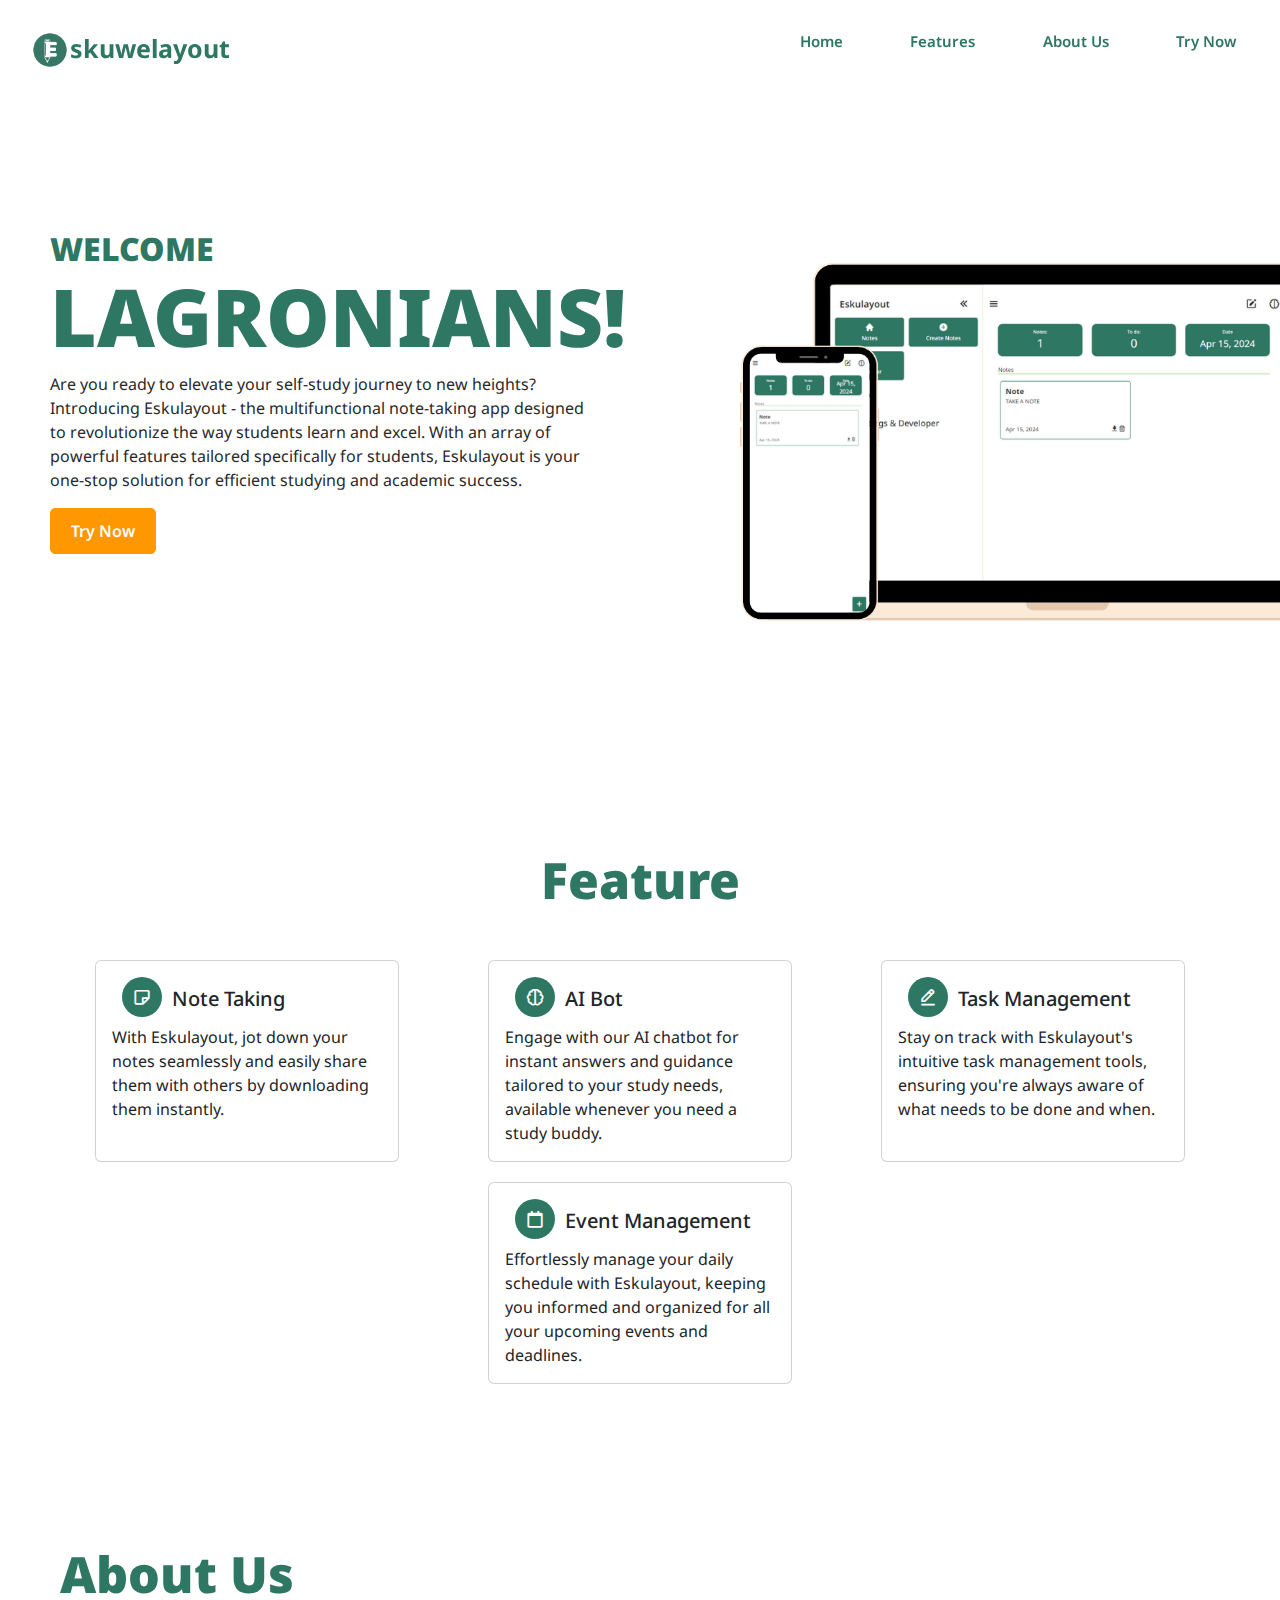
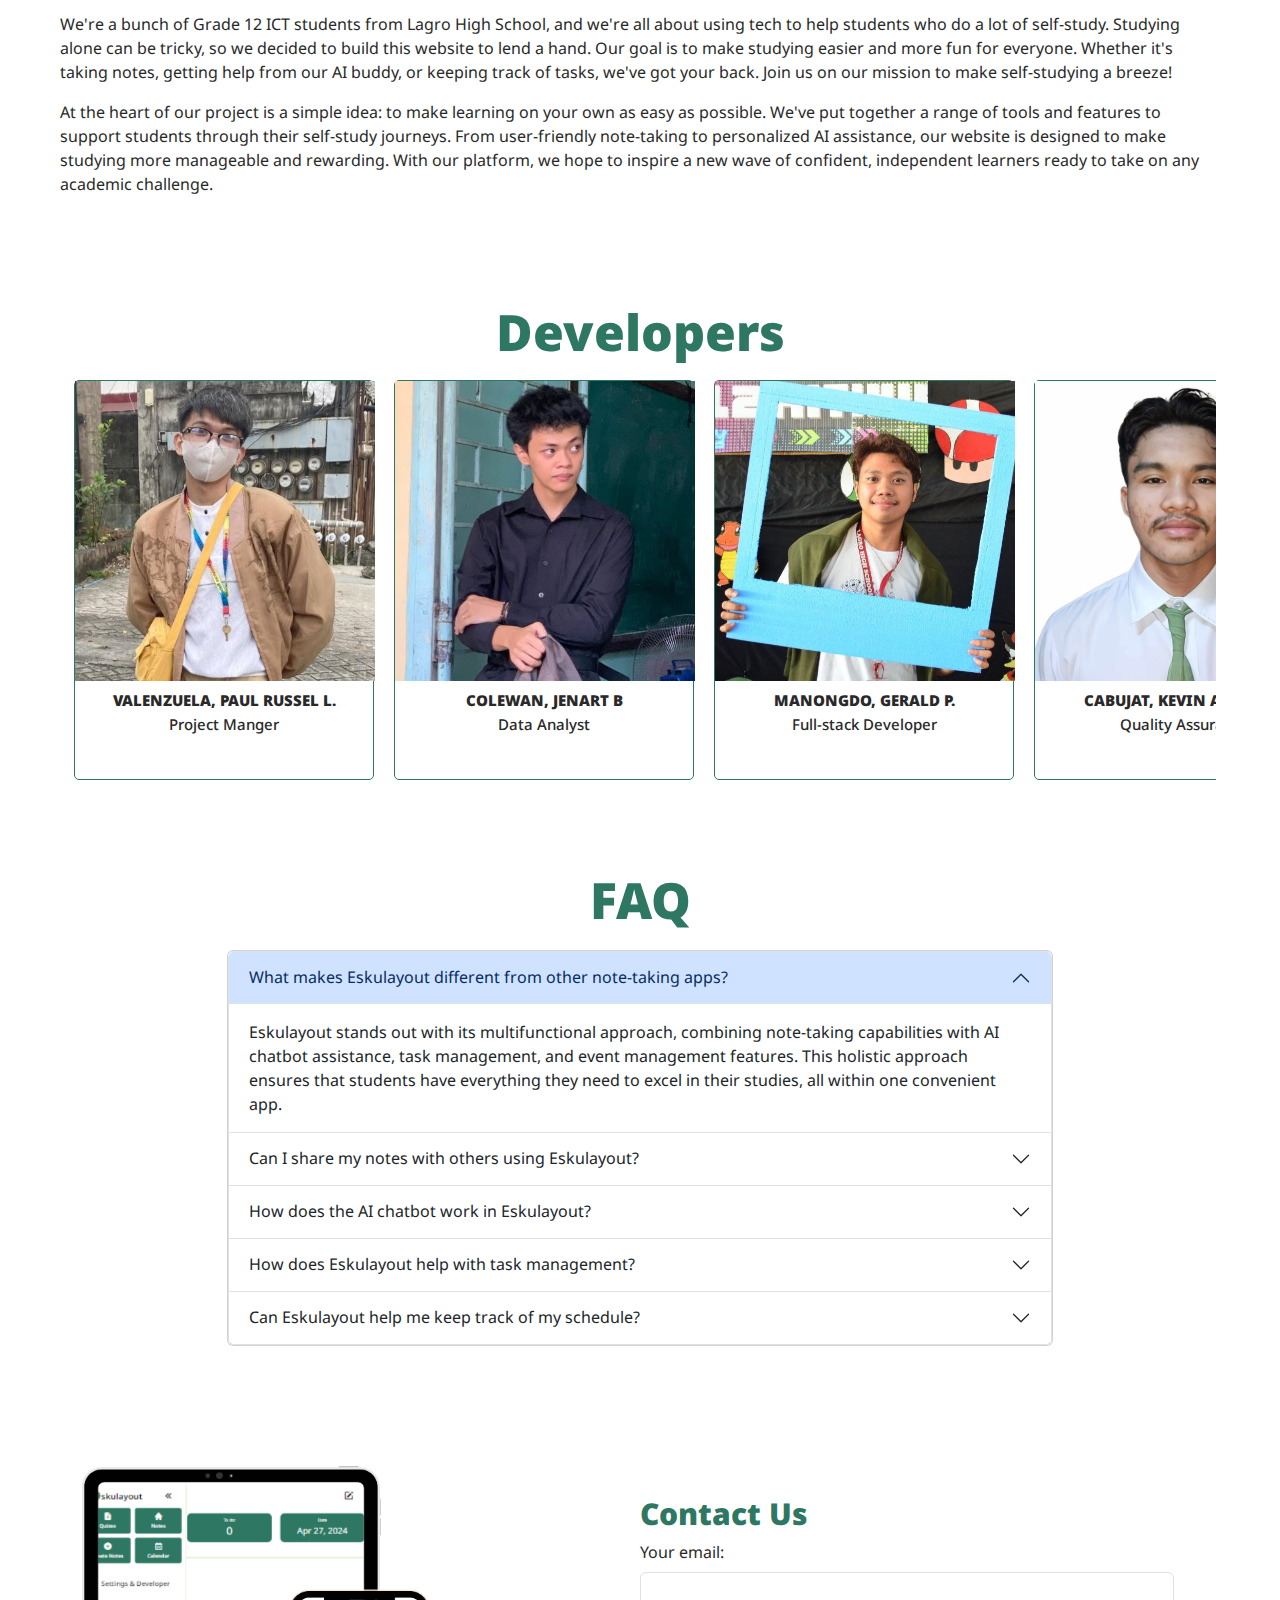
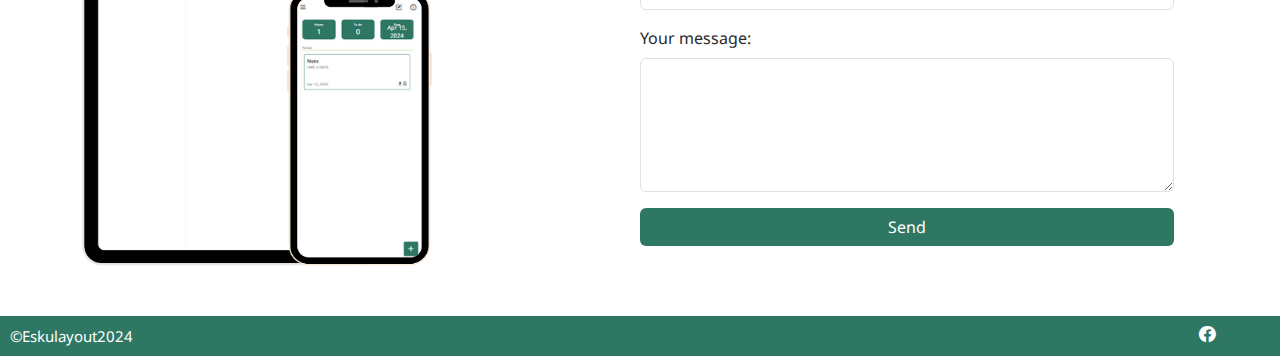
<file: index.html>
<!DOCTYPE html>
<html lang="en">
<head>
    <meta charset="UTF-8">
    <meta name="viewport" content="width=device-width, initial-scale=1.0">
    <link rel="preconnect" href="https://fonts.googleapis.com">
    <link rel="preconnect" href="https://fonts.gstatic.com" crossorigin>
    <link href="https://fonts.googleapis.com/css2?family=Cormorant+Garamond:wght@300;400;500;600;700&family=Noto+Sans:wdth,wght@62.5..100,100..900&display=swap" rel="stylesheet">
    <link href='https://unpkg.com/boxicons@2.1.4/css/boxicons.min.css' rel='stylesheet'>
    <link href="https://cdn.jsdelivr.net/npm/bootstrap@5.3.3/dist/css/bootstrap.min.css" rel="stylesheet" integrity="sha384-QWTKZyjpPEjISv5WaRU9OFeRpok6YctnYmDr5pNlyT2bRjXh0JMhjY6hW+ALEwIH" crossorigin="anonymous">
    <script src="https://cdn.jsdelivr.net/npm/bootstrap@5.3.3/dist/js/bootstrap.bundle.min.js" integrity="sha384-YvpcrYf0tY3lHB60NNkmXc5s9fDVZLESaAA55NDzOxhy9GkcIdslK1eN7N6jIeHz" crossorigin="anonymous"></script>
    <link rel="icon" href="image/5.png" type="image/x-icon">
    <link rel="stylesheet" href="style.css">
    <title>Eskuwelayout | Home</title>
</head>
<body>
    <nav id="navbar">
        <span><img src="image/5.png" alt="" srcset="">skuwelayout</span>
        <ul class="navbar-links">
            <li><a href="#home">Home</a></li>
            <li><a href="#Feature">Features</a> </li>
            <li><a href="#About">About Us</a> </li>
            <li><a href="note.html">Try Now</a></li>
        </ul>
    </nav>
    <header>
        <div class="headerText" id="home">
          <h2>WELCOME</h2>
            <h1>LAGRONIANS!</h1>
            <p>Are you ready to elevate your self-study journey to new heights? Introducing Eskulayout - the multifunctional note-taking app designed to revolutionize the way students learn and excel. With an array of powerful features tailored specifically for students, Eskulayout is your one-stop solution for efficient studying and academic success.</p>
            <button type="button" onclick="window.location.href='note.html'">Try Now</button>
        </div>
        <div class="headerImage"><img src="image/Eskulayout.png" alt=""></div>
    </header>

    <section id="Feature">
        <h1>Feature</h1>
        <div class="feature">
            <div class="card" style="width: 19rem;">
                <div class="card-body">
                    <h5 class="card-title"><i class='bx bx-note' ></i>Note Taking</h5>
                     <p class="card-text">With Eskulayout, jot down your notes seamlessly and easily share them with others by downloading them instantly.</p>
                </div>
            </div>
            <div class="card" style="width: 19rem;">
                <div class="card-body">
                    <h5 class="card-title"><i class='bx bx-brain'></i>AI Bot</h5>
                     <p class="card-text">Engage with our AI chatbot for instant answers and guidance tailored to your study needs, available whenever you need a study buddy.</p>
                </div>
            </div>
            <div class="card" style="width: 19rem;">
                <div class="card-body">
                    <h5 class="card-title"><i class='bx bx-edit-alt' ></i>Task Management</h5>
                     <p class="card-text">Stay on track with Eskulayout's intuitive task management tools, ensuring you're always aware of what needs to be done and when.</p>
                </div>
            </div>
            <div class="card" style="width: 19rem;">
                <div class="card-body">
                    <h5 class="card-title"><i class='bx bx-calendar-alt'></i>Event Management</h5>
                     <p class="card-text"> Effortlessly manage your daily schedule with Eskulayout, keeping you informed and organized for all your upcoming events and deadlines.</p>
                </div>
            </div>
        </div>
    </section>
    <section class="About" id="About">
      <h1>About Us</h1>
      <p>We're a bunch of Grade 12 ICT students from Lagro High School, and we're all about using tech to help students who do a lot of self-study. Studying alone can be tricky, so we decided to build this website to lend a hand. Our goal is to make studying easier and more fun for everyone. Whether it's taking notes, getting help from our AI buddy, or keeping track of tasks, we've got your back. Join us on our mission to make self-studying a breeze!</p>
      <p>At the heart of our project is a simple idea: to make learning on your own as easy as possible. We've put together a range of tools and features to support students through their self-study journeys. From user-friendly note-taking to personalized AI assistance, our website is designed to make studying more manageable and rewarding. With our platform, we hope to inspire a new wave of confident, independent learners ready to take on any academic challenge.</p>
  </section>
  <section class="devs">
    <h1>Developers</h1>
      <div class="cardsContainer" >
        <div class="cardScroll">
            <div class="cardImage"  onclick="window.open('https://www.facebook.com/ruseel.valenzuela', '_blank')">
              <div class="image"><img src="image/paul.jpg" alt=""></div>
              <h5 class="name"><span>VALENZUELA, PAUL RUSSEL L.</span>
                  <p class="position"> Project Manger</p>
              </h5>
          </div>
          <div class="cardImage" onclick="window.open('https://www.facebook.com/jenart.colewan', '_blank')">
              <div class="image"><img src="image/jenart.jpg" alt=""></div>
              <h5 class="name"><span>COLEWAN, JENART B</span>
                  <p class="position">Data Analyst</p>
              </h5>
          </div>
          <div class="cardImage" onclick="window.open('https://www.facebook.com/confractus912', '_blank')">
              <div class="image"><img src="image/gerald.jpg" alt=""></div>
              <h5 class="name"><span>MANONGDO, GERALD P.</span>
                  <p class="position"> Full-stack Developer</p>
              </h5>
          </div>
          <div class="cardImage" onclick="window.open('https://www.facebook.com/profile.php?id=100085210471283', '_blank')">
              <div class="image"><img src="image/kevs.jpg" alt=""></div>
              <h5 class="name"><span>CABUJAT, KEVIN ANDRO L.</span>
                  <p class="position"> Quality Assurance</p>
              </h5>
          </div>
          <div class="cardImage" onclick="window.open('https://www.facebook.com/justin.terdy', '_blank')">
              <div class="image"><img src="image/terds.jpg" alt=""></div>
              <h5 class="name"><span>LOPEZ, JUSTIN TERDY G</span>
                  <p class="position"> UI/UX Designer</p>
              </h5>
          </div>
          <div class="cardImage" onclick="window.open('https://www.facebook.com/ginac.balajoro', '_blank')">
              <div class="image"><img src="image/gina.jpg" alt=""></div>
              <h5 class="name"><span>BAJARO, GINA C.</span>
                  <p class="position"> Adviser</p>
              </h5>
          </div>
          <div class="cardImage" onclick="window.open('https://www.facebook.com/zabala.chard', '_blank')">
              <div class="image"><img src="image/zababs.jpg" alt=""></div>
              <h5 class="name"><span>ZABALA, RICHARD</span>
                  <p class="position"> Adviser</p>
              </h5>
          </div>
        </div>
      </div>
  </section>

    <section>
        <h1>FAQ</h1>
              <div class="card FAQ" style="">
                <div class="accordion" id="accordionExample">
                    <div class="accordion-item">
                      <h2 class="accordion-header">
                        <button class="accordion-button" type="button" data-bs-toggle="collapse" data-bs-target="#collapseOne" aria-expanded="true" aria-controls="collapseOne">
                            What makes Eskulayout different from other note-taking apps?
                        </button>
                      </h2>
                      <div id="collapseOne" class="accordion-collapse collapse show" data-bs-parent="#accordionExample">
                        <div class="accordion-body">
                          Eskulayout stands out with its multifunctional approach, combining note-taking capabilities with AI chatbot assistance, task management, and event management features. This holistic approach ensures that students have everything they need to excel in their studies, all within one convenient app.
                        </div>
                      </div>
                    </div>
                    <div class="accordion-item">
                      <h2 class="accordion-header">
                        <button class="accordion-button collapsed" type="button" data-bs-toggle="collapse" data-bs-target="#collapseTwo" aria-expanded="false" aria-controls="collapseTwo">
                            Can I share my notes with others using Eskulayout?
                        </button>
                      </h2>
                      <div id="collapseTwo" class="accordion-collapse collapse" data-bs-parent="#accordionExample">
                        <div class="accordion-body">
                            Absolutely! Eskulayout allows you to easily share your notes by downloading them and sending them to others. Whether it's collaborating on group projects or simply helping out a classmate, sharing your notes has never been easier.  </div>
                      </div>
                    </div>
                    <div class="accordion-item">
                      <h2 class="accordion-header">
                        <button class="accordion-button collapsed" type="button" data-bs-toggle="collapse" data-bs-target="#collapseThree" aria-expanded="false" aria-controls="collapseThree">
                            How does the AI chatbot work in Eskulayout?
                        </button>
                      </h2>
                      <div id="collapseThree" class="accordion-collapse collapse" data-bs-parent="#accordionExample">
                        <div class="accordion-body">
                            Our AI chatbot provides instant assistance for all your study-related questions. Simply type in your query, and the chatbot will provide helpful answers, explanations, and personalized study tips. It's like having a knowledgeable study buddy available 24/7.
                        </div>
                      </div>
                    </div>
                    <div class="accordion-item">
                        <h2 class="accordion-header">
                          <button class="accordion-button collapsed" type="button" data-bs-toggle="collapse" data-bs-target="#collapseFour" aria-expanded="false" aria-controls="collapseThree">
                            How does Eskulayout help with task management?
                          </button>
                        </h2>
                        <div id="collapseFour" class="accordion-collapse collapse" data-bs-parent="#accordionExample">
                          <div class="accordion-body">
                            Eskulayout's task management tools help you stay organized and focused on your academic responsibilities. You can create, prioritize, and track tasks, ensuring that you never miss a deadline or forget an important study session again.
                          </div>
                        </div>
                      </div>
                      <div class="accordion-item">
                        <h2 class="accordion-header">
                          <button class="accordion-button collapsed" type="button" data-bs-toggle="collapse" data-bs-target="#collapseFive" aria-expanded="false" aria-controls="collapseThree">
                            Can Eskulayout help me keep track of my schedule?
                          </button>
                        </h2>
                        <div id="collapseFive" class="accordion-collapse collapse" data-bs-parent="#accordionExample">
                          <div class="accordion-body">
                            Yes, Eskulayout's event management feature allows you to stay on top of your schedule by providing a daily overview of your upcoming events and deadlines. From classes to study sessions to extracurricular activities, you'll always know what's on your agenda.
                          </div>
                        </div>
                      </div>
                  </div>
              </div>
            </div>
    </section>
    <section>
      <div class="container contactUs">
        <div class="row ">
          <div class="col-md-6">
            <img src="image/Eskulayout (2).png" alt=""  >
          </div>
          
          <div class="col-md-6">
            <div class="contact-form">
              <h2 class="text-left">Contact Us</h2>
              <form action="https://formspree.io/f/xkndkdeo" method="POST">
                <div class="mb-3">
                  <label for="email" class="form-label">Your email:</label>
                  <input type="email" class="form-control text-left" id="email" name="email" required> <!-- Added text-left class -->
                </div>
                <div class="mb-3">
                  <label for="message" class="form-label">Your message:</label>
                  <textarea class="form-control text-left" id="message" name="message" rows="5" required></textarea> <!-- Added text-left class -->
                </div>
                <button type="submit" class="btn col-md-12" >Send</button>
              </form>
            </div>
          </div>
        </div>
      </div>
      
    </section>
    
        
    <footer>
        <span>©Eskulayout2024</span>
        <ul>
            <li><a href=""><i class='bx bxl-facebook-circle' ></i></a></li>
        </ul>
    </footer>

    <script>

        //SCROLLING NAVIGATION
        window.addEventListener('scroll', function() {
          var navbar = document.getElementById('navbar');
          var scrollHeight = window.scrollY;

          if (scrollHeight > 80) { 
            navbar.classList.add('navbar-scrolled');
          } else {
            navbar.classList.remove('navbar-scrolled');
          }
        });
        function toggleMenu() {
            var navbarLinks = document.querySelector('.navbar-links');
            navbarLinks.classList.toggle('show-links');
        }
        //SCROLLING ANIMATION
        $(document).ready(function() {
          // Smooth scrolling when clicking on links
          $('a[href^="#"]').on('click', function(event) {
              var target = $($(this).attr('href'));

              if (target.length) {
                  event.preventDefault();
                  $('html, body').animate({
                      scrollTop: target.offset().top
                  }, 1000); // Adjust the duration as needed
              }
          });
        });


    </script>
</body>
</html>
</file>
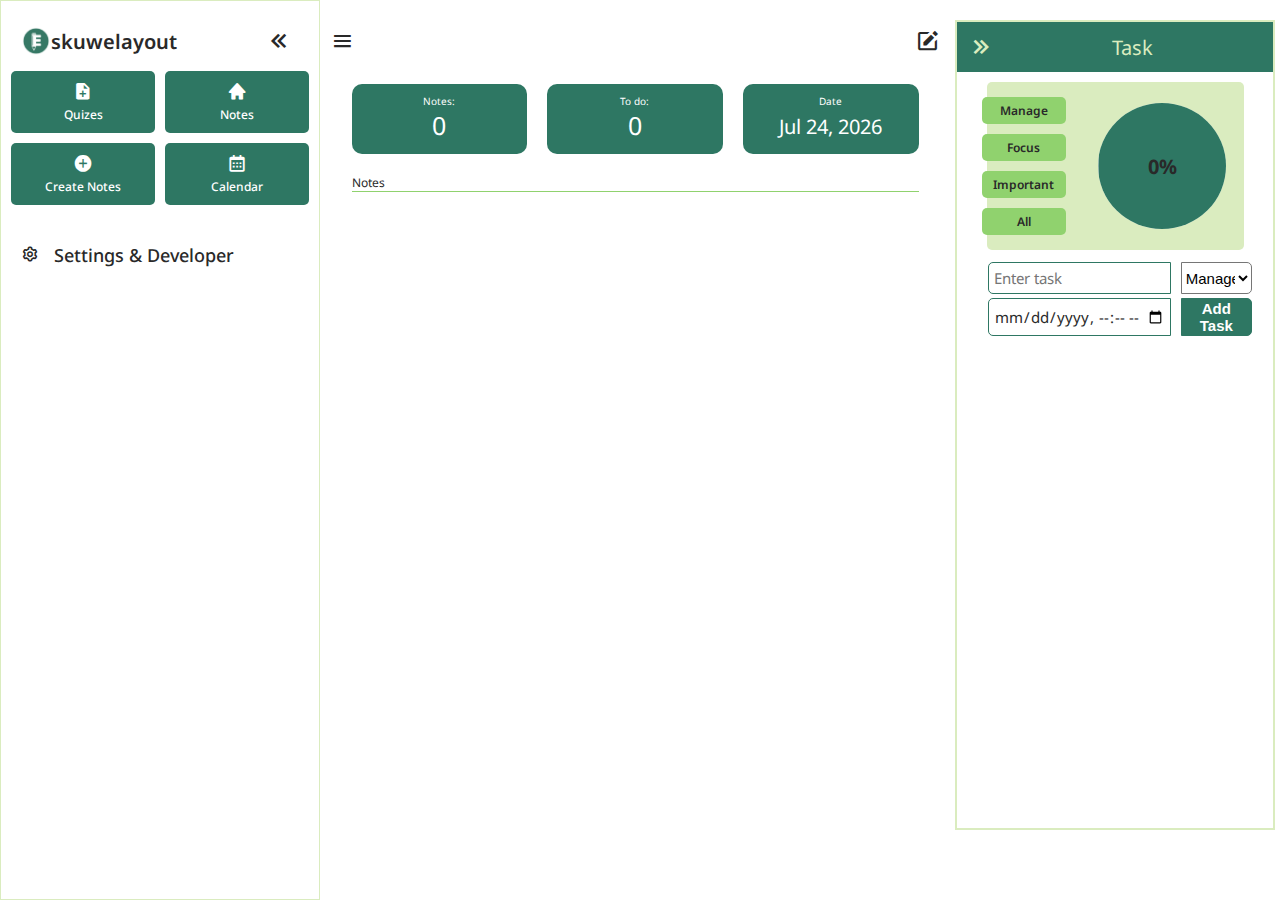
<file: note.html>
<!DOCTYPE html>
<html lang="en">
<head>
    <meta charset="UTF-8">
    <meta name="viewport" content="width=device-width, initial-scale=1.0">
    <link rel="preconnect" href="https://fonts.googleapis.com">
    <link rel="preconnect" href="https://fonts.gstatic.com" crossorigin>
    <link href="https://fonts.googleapis.com/css2?family=Cormorant+Garamond:wght@300;400;500;600;700&family=Noto+Sans:wdth,wght@62.5..100,100..900&display=swap" rel="stylesheet">
    <link href='https://unpkg.com/boxicons@2.1.4/css/boxicons.min.css' rel='stylesheet'>
    <link rel="stylesheet" href="note.css">
    <title>Eskuwelayout | Note</title>
</head>
<body>
    <nav class="navbar">
        <div class="navigationHeaderContainer">
            <div class="header">
                <span><a href="index.html"><img src="image/5.png" alt="" srcset="">skuwelayout</a></span>
                <i class='bx bx-chevrons-left' onclick="exitNavigationHeaderContainer()"></i>
            </div>
            <div class="navigationHeader">
                    <button onclick="showqQuizContainer()"><i class='bx bxs-file-plus'></i> Quizes</button>
                    <button onclick="showNotesContainer()"><i class='bx bxs-home'></i> Notes</button>
                    <button onclick="showNotes('','')"><i class='bx bxs-plus-circle'></i> Create Notes</button>
                    <button onclick="showCalendarContainer()"><i class='bx bx-calendar'></i>Calendar</button>
            </div>
        </div>
        <div class="navigationBodyContainer">
            <div class="navigationsNotesContainer">
                <ul id="navigationsNotesContainer">                    
                </ul>
            </div>
            <div class="navigationFooterContainer">
                <ul>
                    <li onclick="showSettings()"><i class='bx bx-cog'></i> Settings & Developer</li>
                    <!-- <li><i class='bx bx-trash'></i>Trash</li> -->
                </ul>
            </div>
        </div>
    </nav>
    <section class="mainbody">
        <div class="notesBodyContainer">
            <div class="bodyNavigation">
                <span class="leftSideNavigation" onclick="showNavigationHeaderContainer()"><i class='bx bx-menu'></i></span>
                <div class="rigthSideNavigation">
                    <span onclick="showTodoContainer()"><i class='bx bxs-edit'></i></span>
                    <!-- <span onclick="showAiChatNavigation()"><i class='bx bx-brain'></i></span> -->
                </div>
            </div>
            <div class="bodyStatistic">
                <div class="numberNotesContainer">
                    <span class="title">Notes:</span>
                    <span class="content" id="numberNotes">0</span>
                </div>
                <div class="numberNotesContainer">
                    <span class="title">To do:</span>
                    <span class="content" id="numberTodo">0</span>
                </div>
                <div class="numberNotesContainer">
                    <span class="title">Date</span>
                    <span class="content" id="numberDate"></span>
                </div>
            </div>
            <div class="titleContainer">Notes</div>
            <div class="mainNotesContainer" id="mainNotesContainer">
                
            </div>

            <div class="addingNotesButton" onclick="showNotes('','')"><i class='bx bx-plus'></i></div>
        </div>

        <div class="addingNotesBody">
            <div class="addingNotesNavigation">
                <span class="leftSideNavigation" id="addNotesExitButton"><i class='bx bx-chevrons-down'></i></span>
                <div class="rigthSideNavigation">
                    <span onclick="showTodoContainer()"><i class='bx bxs-edit'></i></span>
                    <span onclick="showAddQuiz()"><i class='bx bxs-file-plus'></i></span>
                    <!-- <span onclick="showAiChatNavigation()"><i class='bx bx-brain'></i></span> -->
                </div>
            </div>
            <div class="addingNotesContainer">
                <div class="noteTitle" id="addTitleNotes" contenteditable="true"></div>
                <div class="contentNote" id="addContentNotes" contenteditable="true"></div>
            </div>
        </div>
        

        <!--Calendar Container-->
        <section class="calendarSection">
            <div class="bodyNavigation">
                <span class="leftSideNavigation" onclick="showNavigationHeaderContainer()"><i class='bx bx-menu'></i></span>
                <div class="rigthSideNavigation">
                    <span onclick="showTodoContainer()"><i class='bx bxs-edit'></i></span>
                    <!-- <span onclick="showAiChatNavigation()"><i class='bx bx-brain'></i></span> -->
                </div>
            </div>
            <div class="calendarConatiner">
                <div class="calendarNavigation">
                    <button onclick="previousMonth()"><i class='bx bx-chevron-left'></i></button>
                    <span id="monthYear"></span>
                    <button onclick="nextMonth()"><i class='bx bx-chevron-right' ></i></button>
                </div>
    
                <div class="calendar">

                </div>
            </div>
            
            <div class="listEventContainer">
                <ul class="container" id="eventContainer">
                    <li>No events for today.</li>
                </ul>
            </div>
        </section>

        <!--Quiz Container-->
        <section class="quizSection">
            <div class="Quiz">
                <div class="quizContainer">
                    <div class="bodyNavigation">
                        <span class="leftSideNavigation" onclick="showNavigationHeaderContainer()"><i class='bx bx-menu'></i></span>
                        <div class="rigthSideNavigation">
                            <span onclick="showTodoContainer()"><i class='bx bxs-edit'></i></span>
                            <!-- <span onclick="showAiChatNavigation()"><i class='bx bx-brain'></i></span> -->
                        </div>
                    </div>
                </div>
                <h1 class="containerTitle">Quiz Time! <button class="addQuiz" onclick="showAddQuiz()">+</button></h1>
                <div class="playingQuizContainer">
                </div>
            </div>
            

            <div class="addingQuizBody">
                <div class="addingNotesNavigation">
                    <div class="leftside">
                         <span class="leftSideNavigation" onclick="showNavigationHeaderContainer()"><i class='bx bx-menu'></i></span>
                        <span><i class='bx bx-chevrons-left' onclick="exitQuiz()"></i></span>
                    </div>
                   
                    
                    <div class="rigthSideNavigation">
                        <span onclick="ShowAnswer()"><i class='bx bx-low-vision'></i></span>
                        <span onclick="showTodoContainer()"><i class='bx bxs-edit'></i></span>
                        <!-- <span onclick="showAiChatNavigation()"><i class='bx bx-brain'></i></span> -->
                    </div>
                </div>
    
                <div id="saved-quiz">
                </div>
                <div id="answer-quiz">
                </div>
            </div>
        </section>
    </section>

    <!--Add Quiz Container-->
    <aside class="addingQuizContainer">
        <div class="todoNavigation">
            <i class='bx bx-chevrons-right' onclick="exitAddQuiz()()"></i>
            <span class="todoLits">Create Quiz</span>
            <i></i>
        </div>
        <h1 class="quizTitles" contenteditable="true"></h1>
        <span class="subTitle" contenteditable="true"></span>
        <form id="quiz-form" action="">
            <div id="quiz-container">
                <div class="quizInput">
                    <div>
                        <label for="question">Question:</label>
                        <input type="text" class="question" required>
                    </div>
                    <div>
                        <label for="choice-a">Correct Answer:</label>
                        <input type="text" class="choice correct" required>
                    </div>
                    <div>
                        <label for="choice-b">Question Choice :</label>
                        <input type="text" class="choice" required>
                    </div>
                    <div>
                        <label for="choice-c">Question Choice :</label>
                        <input type="text" class="choice" required>
                    </div>
                    <div>
                        <label for="choice-d">Question Choice :</label>
                        <input type="text" class="choice" required>
                    </div>
                </div>
            </div>
            <div class="addQuizButton">
                <button onclick="addNewQuestion()">Add New Question</button>
                <button type="button" class="save">Save Quiz</button>
            </div>
        </form>
    </aside>

    <!--Task Container-->
    <aside class="todoContainer">
        <div class="todoNavigation">
            <i class='bx bx-chevrons-right' onclick="exitTodoContainer()"></i>
            <span class="todoLits">Task</span>
            <i></i>
        </div>
        <div class="topNavigation">
            <div class="rateListContainer">
                <button id="manageButton">Manage</button>
                <button id="focusButton">Focus</button>
                <button id="importantButton">Important</button>
                <button id="allButton">All</button>
            </div>
            <div class="progress-circle" id="progressCircle">
                <div class="progress-circle-inner" id="progressCircleInner"></div>
                <div class="progress-text" id="progressText">0%</div>
            </div>
        </div>
        <form id="todoForm">
            <input type="text" id="taskInput" placeholder="Enter task" required>
            <select id="categorySelect" required>
                <option value="manage">Manage</option>
                <option value="focus">Focus</option>
                <option value="important">Important</option>
            </select>
            <input type="datetime-local" id="deadlineInput">
            <div>
                
            </div>
            <button type="submit">Add Task</button>
        </form>
            
        <ul id="todoList"></ul>
    </aside>
    
    
    <!--AI Chat Container-->
    <aside class="aiChatContainer" >
        <div class="aiChatNavigation">
            <i class='bx bx-chevrons-right' onclick="exitAiChatNavigation()"></i>
            <span class="aiChatTitle">AI Chat</span>
            <i></i>
        </div>
        <div class="messageContainer">
            <ul class="chatbox">
                <li class="chat incoming">
                    <span><i class='bx bxs-ghost'></i></span>
                    <p>Hi there <br> how can i help you today?</p>
                </li>
                
            </ul>
        </div>
        <div class="chat-input">
            <textarea placeholder="Enter a message..." required></textarea>
            <span id="send-btn"><i class='bx bx-send' ></i></span>
        </div>
    </aside>





    <!--Settings Container-->
    <section class="settingContainer">
        <div class="mainSettings">
            <div class="navSettings">
                <ul>
                    <h1>About US</h1>
                    <!-- <h1>User Settings</h1>
                    <li onclick="showPersonal()">My Account</li>
                    <hr> -->
                    <a href="#aboutUs"><li onclick="showAboutUs()">Introduction</li></a>
                    <!-- <a href="#cardsContainer"><li onclick="showAboutUs()">Developer</li></a> -->
                    <a href="#contactUs"><li onclick="showAboutUs()">Contact Us</li></a>
                </ul>
            </div>
            <!-- <div class="settingContent UserSettings">
                <h1>Account Details</h1>
                <div class="profile">
                    <div class="dp"></div>
                    <ul>
                        <li>
                            <span>Name:</span>
                            <p>Gerald P. Manongdo</p>
                        </li>
                        <li>
                            <span>Section:</span>
                            <p>12-Ritchie</p>
                        </li>
                        <li>
                            <span>Age:</span>
                            <p>18 yrs old</p>
                        </li>
                        <li>
                            <span>Email:</span>
                            <p>ipoglang@depedqc.ph</p>
                        </li>
                        <li>
                            <span>Phone Number:</span>
                            <p>09996034433</p>
                        </li>
                    </ul>
                </div>
                <button>Delete Account</button>
                <button class="logout">Log Out</button>
            </div> -->
            <div class="settingContent aboutUs" >
                <h1 id="aboutUs">About Us</h1>
                <p>We're a bunch of Grade 12 ICT students from Lagro High School, and we're all about using tech to help students who do a lot of self-study. Studying alone can be tricky, so we decided to build this website to lend a hand. Our goal is to make studying easier and more fun for everyone. Whether it's taking notes, getting help from our AI buddy, or keeping track of tasks, we've got your back. Join us on our mission to make self-studying a breeze!</p>
                 <p>At the heart of our project is a simple idea: to make learning on your own as easy as possible. We've put together a range of tools and features to support students through their self-study journeys. From user-friendly note-taking to personalized AI assistance, our website is designed to make studying more manageable and rewarding. With our platform, we hope to inspire a new wave of confident, independent learners ready to take on any academic challenge.</p>               
                 <!-- <h1 id="cardsContainer">Developer</h1>
                <div class="cardsContainer" >
                    <div class="card">
                        <div class="image"><img src="image/gerald.png" alt=""></div>
                        <h5 class="name">Gerald P. Manongdo
                            <p class="position"> Developer</p>
                        </h5>
                    </div>
                    <div class="card">
                        <div class="image"><img src="image/gerald.png" alt=""></div>
                        <h5 class="name">Gerald P. Manongdo
                            <p class="position"> Developer</p>
                        </h5>
                    </div>
                    <div class="card">
                        <div class="image"><img src="image/gerald.png" alt=""></div>
                        <h5 class="name">Gerald P. Manongdo
                            <p class="position"> Developer</p>
                        </h5>
                    </div>
                    <div class="card">
                        <div class="image"><img src="image/gerald.png" alt=""></div>
                        <h5 class="name">Gerald P. Manongdo
                            <p class="position"> Developer</p>
                        </h5>
                    </div>
                    <div class="card">
                        <div class="image"><img src="image/gerald.png" alt=""></div>
                        <h5 class="name">Gerald P. Manongdo
                            <p class="position"> Developer</p>
                        </h5>
                    </div>
                    <div class="card">
                        <div class="image"><img src="image/gerald.png" alt=""></div>
                        <h5 class="name">Gerald P. Manongdo
                            <p class="position"> Developer</p>
                        </h5>
                    </div>
                    <div class="card">
                        <div class="image"><img src="image/gerald.png" alt=""></div>
                        <h5 class="name">Gerald P. Manongdo
                            <p class="position"> Developer</p>
                        </h5>
                    </div>
                </div> -->
                <h1 id="contactUs">Contact Us</h1>
                <div class="contactUs" >
                    <div>
                        <span class="logo"><i class='bx bxs-navigation' ></i></span>
                        <p>Locate us effortlessly with just a click of a button, ensuring you find our exact location without any hassle.</p>
                        <button onclick="window.open('https://maps.app.goo.gl/fywcZZHedUbtWp3P8', '_blank')">View on Google Maps</button>


                    </div>
                    <div>
                        <span class="logo"><i class='bx bxs-phone'></i></span>
                        <p>Simply click the button to copy our number, making it quick and easy to reach out to us.</p>
                        <button  onclick="copyPhoneNo()">Call Us</button>
                    </div>
                    <div>
                        <span class="logo"><i class='bx bxs-envelope'></i></span>
                        <p>Click the button to instantly copy our email address, simplifying the process of getting in touch with us.</p>
                        <button onclick="copyEmail()">Email Us</button>
                    </div>
                </div>
                <footer>
                    <ul>
                        <li>©2024 Eskulayout</li>
                        <li>
                            <a href="https://www.facebook.com/groups/834964029873999" target="_blank" rel="noopener noreferrer"><i class='bx bxl-facebook-circle'></i></a>
                        </li>
                    </ul>
                </footer>
            </div>

            <span class="exitSettings" onclick="closeSettings()"><i class='bx bx-x'></i></span>
        </div>
    </section>


    <script src="scirpt.js"></script>
    <script src="ai.js"></script>
    <script src="notes.js"></script>
    <script src="todo.js"></script>
    <script src="quiz.js"></script>
    <script src="index.js"></script>
    <!-- <script>
        function clearLocalStorage() {
            localStorage.clear();
        }
        clearLocalStorage();
    </script> -->
    
</body>
</html
</file>
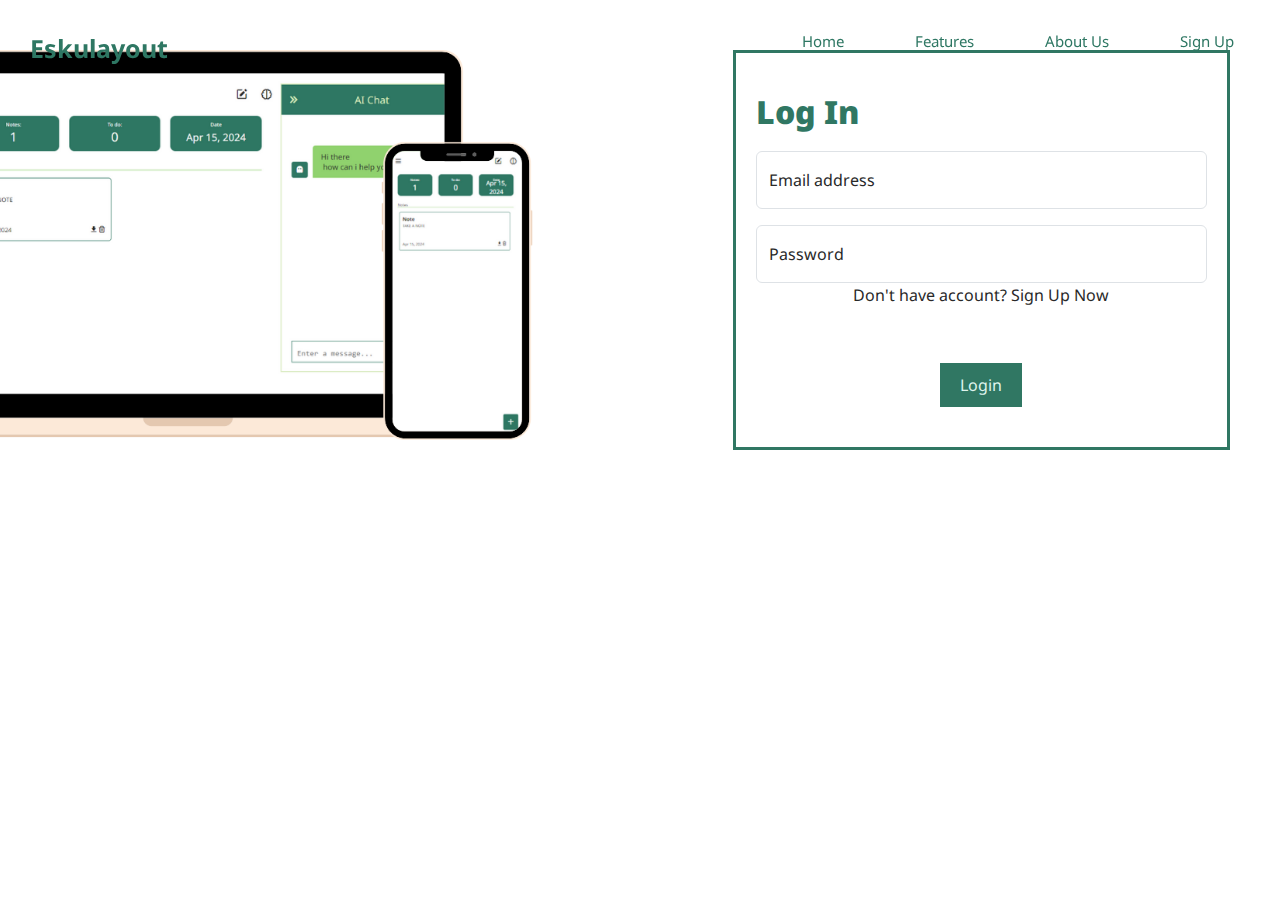
<file: register.html>
<!DOCTYPE html>
<html lang="en">
<head>
    <meta charset="UTF-8">
    <meta name="viewport" content="width=device-width, initial-scale=1.0">
    <link rel="preconnect" href="https://fonts.googleapis.com">
    <link rel="preconnect" href="https://fonts.gstatic.com" crossorigin>
    <link href="https://fonts.googleapis.com/css2?family=Cormorant+Garamond:wght@300;400;500;600;700&family=Noto+Sans:wdth,wght@62.5..100,100..900&display=swap" rel="stylesheet">
    <link href='https://unpkg.com/boxicons@2.1.4/css/boxicons.min.css' rel='stylesheet'>
    <link href="https://cdn.jsdelivr.net/npm/bootstrap@5.3.3/dist/css/bootstrap.min.css" rel="stylesheet" integrity="sha384-QWTKZyjpPEjISv5WaRU9OFeRpok6YctnYmDr5pNlyT2bRjXh0JMhjY6hW+ALEwIH" crossorigin="anonymous">
<script src="https://cdn.jsdelivr.net/npm/bootstrap@5.3.3/dist/js/bootstrap.bundle.min.js" integrity="sha384-YvpcrYf0tY3lHB60NNkmXc5s9fDVZLESaAA55NDzOxhy9GkcIdslK1eN7N6jIeHz" crossorigin="anonymous"></script>
    <link rel="stylesheet" href="style.css">
    <title>Eskulayout | Home</title>
</head>
<style>
    section{
        display: flex;
        justify-content: center;
    }
    .headerImage img{
    width: 100%;
    left: -200px;
}
.formContainer{
    border: 3px solid #307763;
    height: 400px;
    overflow: hidden;
    padding: 40px 20px;
    width: 70%;
    min-width: 300px;
    margin: auto;
}
form{
    height: 100%;
    overflow: auto;
    position: relative;
}
form.signup{
    display: none;
}
form h2{
    font-weight: 900;
    text-align: left;
    color: #307763;
    margin-bottom: 20px;

}
input{
    background-color: #DFF4ED;
}
span button{
    all: unset;
}
button {
    all: unset;
    background-color: #307763;
    padding: 10px 20px;
    color: #DFF4ED;
    position: absolute;
    bottom: 0;
    left: 50%;
    transform: translateX(-50%);
}

@media only screen and (max-width: 1150px) {
    .headerImage img{
        display: none;
    }
    section{
        display: block;
    }
}
</style>
<body>
    <nav>
        <span>Eskulayout</span>
        <button onclick="toggleMenu()"><i class='bx bx-menu' ></i></button>
        <ul class="navbar-links">
            <li>Home</li>
            <li>Features</li>
            <li>About Us</li>
            <li>Sign Up</li>
        </ul>
    </nav>

    <section>
        <div class="headerImage"><img src="image/Eskulayout (1).png" alt=""></div>
        <div class="formContainer">
            <form action="">
                <h2>Log In</h2>
                <div class="form-floating mb-3">
                    <input type="email" class="form-control" id="floatingInput" placeholder="name@example.com">
                    <label for="floatingInput">Email address</label>
                  </div>
                  <div class="form-floating">
                    <input type="password" class="form-control" id="floatingPassword" placeholder="Password">
                    <label for="floatingPassword">Password</label>
                  </div>
                  <span> Don't have account? <button onclick="showsignUP()">Sign Up Now</button> </span>
                  <button>Login</button>
            </form>
            
            <form action="" class="signup">
                <h2>Sign Up</h2>
                <div class="form-floating mb-3">
                    <input type="email" class="form-control" id="floatingInput" placeholder="name@example.com">
                    <label for="floatingInput">First Name</label>
                  </div>
                <div class="form-floating mb-3">
                    <input type="email" class="form-control" id="floatingInput" placeholder="name@example.com">
                    <label for="floatingInput">Last</label>
                  </div>
                  <div class="row">
                    <div class="col-md-6 mb-3">
                        <select class="form-select" id="validationDefault04" required>
                          <option selected disabled value="">Section</option>
                          <option>Ritchie</option>
                          <option>Babage</option>
                          <option>Rosume</option>
                          <option>Pixar</option>
                        </select>
                      </div>
                      <div class="col-md-6 ">
                        <select class="form-select " id="validationDefault04" required>
                          <option selected disabled value="">Sex</option>
                          <option>Male</option>
                          <option>Female</option>
                        </select>
                      </div>
                  </div>
                  
                <div class="form-floating mb-3">
                    <input type="email" class="form-control" id="floatingInput" placeholder="name@example.com">
                    <label for="floatingInput">Email address</label>
                  </div>
                  <div class="form-floating">
                    <input type="password" class="form-control" id="floatingPassword" placeholder="Password">
                    <label for="floatingPassword">Password</label>
                  </div>
                  <span> Don't have account? <button onclick="showsignUP()">Sign Up Now</button> </span>
                  <button>Login</button>
            </form>
        </div>

    </section>

    <script>
        function toggleMenu() {
            var navbarLinks = document.querySelector('.navbar-links');
            navbarLinks.classList.toggle('show-links');
        }
    </script>
</body>
</html>
</file>
<file: style.css>
html{
    scroll-behavior: smooth;
}
*{
    position: relative;
    text-decoration: none;
    list-style: none;
  
}
a{
all: unset;
cursor: pointer;
font-weight: 600;
}
body::-webkit-scrollbar {
    display: none;
}

:root{
    --title-font:'Cormorant Garamond', serif;
    --color-100:#ffffff;
    --color-200:#DAECBF;
    --color-300:#90D26E;
    --color-400:#2E7763;
    --color-500:#FF9700;
    --color-600:#292929;
}

::-webkit-scrollbar {
    width: 10px;
}

::-webkit-scrollbar-thumb {
    background-color: var(--color-400);
    border-radius: 1px;
}

::-webkit-scrollbar-track {
    background-color:var(--color-600);
}
body {
    margin: 0;
    padding: 0;
    color: var(--color-600);    
    font-family: "Noto Sans", sans-serif;
    display: flex;
    flex-wrap: wrap;
    transition: all 0.1s ease;
    background-color: var();

}
[contenteditable] {
    border: none; 
    outline: none; 
}
nav,div,header,section{
    width: 100%;
    
}
/*Navigation*/
nav{
    top: 20px;
    padding: 10px ;
    padding-top: 30px;
    display: flex;
    justify-content: space-between;
    color: var(--color-400);
    font-size: 15px;
    position: fixed;
    top: 0;
    z-index: 100;
}
.navbar-scrolled {
    padding-top: 20px;
    background-color: var(--color-400) !important;
    color: var(--color-100);
  }
nav span{
    font-weight: 700;
    padding-left: 20px;
    font-size: 25px;
    display: flex;
    text-align: center;

}
nav span img{
    height: 40px;
}
nav ul{
    display: flex;
    justify-content: space-around;
    width: 40%;
    padding-top: 10px;
    margin: 0;
    padding: 0;
}
nav button{
    all: unset;
    display: none;
    font-size: 30px;
}
nav ul li a:hover{
    color: var(--color-500);
}

/*Header*/

header{
    min-height: 80vh;
    top: 2rem;
    display: flex;
    flex-wrap: wrap;
    justify-content: center;
    align-items: center;
    margin-top: 50px;
}
header .headerText{
    top: -50px;
    width: 50%;
    margin: auto;
    padding: 50px;

}
header .headerText h2{
    font-weight: 900;
    margin: 0;
    padding: 0;
    color: var(--color-400);
}
header .headerImage{
    width: 50%;
    min-width: 300px;
    overflow: hidden;
}
header .headerImage img{
    width: 100%;
    left: 100px;
}
header h1{
    color: var(--color-400);
    font-weight: 900;
    font-size: 80px;
}
header button{
    all: unset;
    background-color:var(--color-500) ;
    padding: 10px 20px;
    border-radius: 5px;
    font-weight: 600;
    color: var(--color-100);
    border: 1px solid var(--color-500);
}
header button:hover {
    background-color:var(--color-100) ;
    color: var(--color-500);
}

/*Section*/
section{
    margin: 50px;
    text-align: center;
}
section h1{
    padding-top: 30px;
    color: var(--color-400);
    font-weight: 900;
    font-size: 50px;
}
section .feature{
    padding-top: 30px;
    display: flex;
    margin: 10px auto;
    justify-content: space-around;
    text-align: left;
    flex-wrap: wrap;
}
section .feature i{
 background-color: var(--color-400);
 padding: 10px;
 color: var(--color-100);
 border-radius: 50%;
 margin: 0 10px;
}
section .feature .card{
    margin: 10px 0;
}
/*FAQ*/
.accordion-body{
    text-align: left;
}
/*About Us*/
section.About{
    text-align: left;
    width: 100%;
    padding: 10px;
}
section.devs{
    margin: 0;
}
section.devs .cardsContainer{
 width: 90%;
 margin: auto;
 overflow: hidden;
}
section.devs .cardScroll{
    display: flex;
    width: 100%;
    overflow: auto;
}

section.devs .cardImage{
    margin: 10px;
    width: 300px;
    height: 400px;
    border: 1px solid var(--color-400);
    border-radius: 5px;
    cursor: pointer;
}
section.devs .cardImage:hover{
    background-color: var(--color-400);
    color: var(--color-100);
}
section.devs .cardImage h5{
    font-size: 15px;
    text-align: center;
    position: relative;
    margin: 10px 0;
}
section.devs .cardImage h5 span{
    font-weight: 900;
}
section.devs .cardImage h5 p{
    position: absolute;
    bottom: -40px;
    width: 100%;
    text-align: center;
}


section.devs .cardImage img{
    width: 300px;
}
.FAQ{
    width: 70%;margin: 20px auto;
}
.contactUs h2{
    padding-top: 30px;
    color: var(--color-400);
    font-weight: 900;
    font-size: 30px;
}
.contactUs{
    text-align: left;
}
.contactUs img{
    height: 400px;
    width: 350px;
}
.contactUs button{
 background-color: var(--color-400);
 color: var(--color-100);
}


/*Footer*/
footer{
    background-color: var(--color-400);
    width: 100%;
    padding: 5px 10px;
    display: flex;
    justify-content: space-between;
    font-size: 15px;
    color: var(--color-100);
    font-weight: 400;
    align-items: center;
}
footer a{
    all: unset;
    cursor: pointer;
    font-size: 20px;
}
footer ul{
    display: flex;
    padding: 0;
    margin: 0;
    justify-content: space-evenly;
    width: 10%;
}
@media only screen and (max-width: 1150px) {
    header .headerText{
        top: 0px;
        padding: 0px;
        left: 0px;
        width: 75%;
    }
    header {
       width:  auto;
       top: 0;
    }
    header h1{
        font-size: 50px;
        
    }
    header .headerImage{
        margin: 30px;
    }
    header .headerImage img{
        left: 0px;
    }
    nav{
        position: relative;
    }
    nav button{
        display: block;
    }
    nav ul{
        padding-top: 20px;
        display: none;
        top: 0px;
        color: var(--color-100);
    }
    nav ul li{
        margin: 0 10px;
    }

    .FAQ{
        width: 100%;
    }
    header p ,section.About{
        text-align: justify;
        width: 100%;
    }
    section.devs{
        margin: 0 auto;
    }
    section.devs .cardScroll{
        scrollbar-width: thin;
    }
    
    
}
@media only screen and (max-width: 780px) {
    header h1{
        font-size: 40px;
        
    }
    section#Feature{
        margin: 0px;
        text-align: center;
    }
    section .feature{
       padding: 0;
       margin-left: 0;
    }
    section h1{
        padding-top: 0;
    }.contactUs img{
        display: none;
    }section.devs .cardImage img{
        width: 150px;
    }
    section.devs .cardImage{
        height: 250px;
    }
    
}
</file>
<file: note.css>
html{
    scroll-behavior: smooth;
}
*{
    position: relative;
    text-decoration: none;
    list-style: none;
  
}
*:hover{
    transition: none;
}
a{
    all: unset;
    cursor: pointer;
    }
:root{
    --title-font:'Cormorant Garamond', serif;
    --color-100:#ffffff;
    --color-200:#DAECBF;
    --color-300:#90D26E;
    --color-400:#2E7763;
    --color-500:rgb(255, 174, 53);
    --color-600:#292929;
}

::-webkit-scrollbar {
    width: 10px;
}

::-webkit-scrollbar-thumb {
    background-color: var(--color-400);
    border-radius: 1px;
}

::-webkit-scrollbar-track {
    background-color:var(--color-600);
}
body {
    margin: 0;
    padding: 0;
    color: var(--color-600);    
    font-family: "Noto Sans", sans-serif;
    display: flex;
    flex-wrap: wrap;
    transition: all 0.1s ease;
    overflow: hidden;
}
[contenteditable] {
    border: none; 
    outline: none; 
}
nav,aside.todoContainer, aside.aiChatContainer, aside.addingQuizContainer{
    z-index: 1000;
}
nav, section.mainbody, aside.todoContainer, aside.aiChatContainer, aside.addingQuizContainer{
    box-sizing: border-box;
}
nav{
    background-color: var(--color-100);
    border: 1px solid var(--color-200);
    flex: 1 0 25%;
    height: 100vh;
    max-width: 25%;
    min-width: 250px;
    color: var(--color-300);
    font-size: 19px;
    font-weight: 500;
    overflow: hidden;
    z-index: 1000;

}
nav .header{
    display: flex;
    justify-content: space-between;
    padding:10px;
    color: var(--color-600);
    font-size: 20px;
    font-weight: 600;
    align-items: center;
}
nav .header span a{
    display: flex;
    align-items: center;
    cursor: pointer;
}
nav .header a img{ 
    width: 30px;
}
nav .header i{
    cursor: pointer;
    font-size: 30px;
    padding: 5px;
}
nav .header i:hover{
    background-color: var(--color-400);
    border-radius: 5px;
    color: var(--color-100);
}
nav ul{
    padding: 0;
    margin: 0;
    width: 100%;
}
nav ul li{
    padding: 8px 10px;
    cursor: pointer;
    color: var(--color-600);
}
nav ul li:hover{
    background-color: var(--color-400);
    border-radius: 5px;
    color: var(--color-100);
}
nav ul li i{
    padding-right: 10px;
}
nav .navigationHeaderContainer{
    padding: 10px;
    color: var(--color-100);

}
nav .navigationHeaderContainer .navigationHeader{
    display: grid;
    grid-template-columns: 1fr 1fr;
    gap: 10px;
}
nav .navigationHeaderContainer .navigationHeader button{
    all: unset;
    background-color: var(--color-400);
    display: flex;
    flex-direction: column;
    text-align: center;
    border-radius: 5px;
    padding: 10px;
    font-size: 12px;
    cursor: pointer;
}
nav .navigationHeaderContainer .navigationHeader button i{
    font-size: 20px;
    margin-bottom: 5px;
}
nav .navigationHeaderContainer .navigationHeader button:hover{
    background-color: var(--color-300);
}
nav .navigationBodyContainer{
    padding: 0 10px;
    height: 600px;
    min-height: 300px;
    overflow: auto;
}
nav .navigationsNotesContainer{
    width: 100%;
    padding-bottom: 20px ;
}
nav .navigationFooterContainer{
    font-size: 18px;
    padding-bottom: 50px;
}

/*Main Body*/
section.mainbody{
    position: relative;
    flex: 3 0 40%;
    height: 100vh;
    margin-right: 10px;
    background-color: var(--color-100);
    overflow-y: auto;
}
section.mainbody .notesBodyContainer{
    height: 100vh;
}
section.mainbody .bodyNavigation,
.addingNotesBody .addingNotesNavigation,
.addingQuizBody .addingNotesNavigation{
    padding: 15px 0;
    width: 100%;
    display: flex;
    justify-content: space-between;
    align-items: center;
}
section.mainbody .bodyNavigation span ,
.addingNotesBody .addingNotesNavigation span,
.addingQuizBody .addingNotesNavigation span{
    margin: 5px;
    padding: 5px;
    font-size: 25px;
    cursor: pointer;
}
section.mainbody .bodyNavigation span:hover,
.addingNotesBody .addingNotesNavigation span:hover,
.addingQuizBody .addingNotesNavigation span:hover {
    background-color: var(--color-400);
    color: var(--color-100);
    border-radius: 5px;
}



/*Calendar Container*/
section.calendarSection{
    width: 100%;
    display: none;
    flex-direction: column;
    overflow: hidden;
    align-items: center;

}
section.calendarSection .calendarConatiner{
    width: 95%;
    display: flex;
    flex-direction: column;
    background-color: #FFFFFF;
}
section.calendarSection .calendarConatiner .calendarNavigation{
    background-color: var(--color-400);
    padding: 10px;
    display: flex;
    justify-content: space-around;
    font-size: 30px;
    color: white;
    font-weight: 700;
    align-items: center;
}
section.calendarSection .calendarConatiner .calendarNavigation button{
    all: unset;
    font-size: 50px;
    cursor: pointer;
}
section.calendarSection .calendarConatiner .calendar {
    display: grid;
    grid-template-columns: repeat(7, 1fr);
}
section.calendarSection .calendarConatiner .calendar .day {
    border: 1px solid #ccc;
    padding: 5px;
    text-align: center;
    cursor: pointer;
}
section.calendarSection .calendarConatiner .calendar .day:hover{
    background-color: var(--color-300);
}
section.calendarSection .listEventContainer {
    width: 95%;
    height: 250px;
    margin: 5px 20px;
    position: relative;
    overflow: hidden;
    background-color: var(--color-400);
}
section.calendarSection .listEventContainer ul{
    list-style: none;
    padding: 0;
    margin: 10px 0;
    height: 90%;
    overflow: auto;
}
section.calendarSection .listEventContainer li{
    padding: 10px;
    margin: 5px;
    font-weight: 600;
    color: var(--color-100);
    display: flex;
    justify-content: space-between;

}
section.calendarSection .listEventContainer button{
    all: unset;
    color: var(--color-100);

}
section.calendarSection .listEventContainer li:hover{
    background-color: var(--color-200);
    color: var(--color-600);
}
.today {
    background-color: var(--color-500);
    color: var(--color-100); 
}
.event {
    background-color: var(--color-300);
    color: var(--color-600);
}





/*Adding Notes Container*/
.addingNotesBody{
    display: none;
    z-index: 2;
    width: 95%;
    margin: auto;
}
.addingNotesBody .addingNotesContainer{
    width: 90%;
    height: 85vh;
    display: flex;
    flex-direction: column;
    
}
.addingNotesBody .addingNotesContainer .noteTitle{
    width: 100%;
    padding: 10px 20px 10px 20px; 
    font-size: 30px;
    font-weight: 700;z-index: 1;
}
.addingNotesBody .addingNotesContainer .noteTitle:empty::before{
    content: "Title";
    color: var(--color-300);
}
.addingNotesBody .addingNotesContainer .contentNote{
    width:100%;
    height: 80%;
    padding: 5px 20px 40px 20px;
    font-size: 18px;
}
.addingNotesBody .addingNotesContainer .contentNote:empty::before{
    content: "Make a note.";
    color: var(--color-300);
}



/*Stats Body*/
section.mainbody .bodyStatistic{
    width: 90%;
    margin: auto;
    display: grid;
    grid-template-columns: 1fr 1fr 1fr;
    gap: 20px;
    margin-bottom: 20px;
}
section.mainbody .bodyStatistic .numberNotesContainer{
    padding: 10px;
    border-radius: 10px;
    background-color: var(--color-400);
    height: 50px;
    display: flex;
    flex-direction: column;
    text-align: center;
}
section.mainbody .bodyStatistic .numberNotesContainer .title{
    font-size: 10px;
    color: var(--color-100);
}
section.mainbody .bodyStatistic .numberNotesContainer .content{
    font-size: 25px;
    font-size: 700;
    color: var(--color-100);
}
section.mainbody .bodyStatistic .numberNotesContainer #numberDate{
    margin-top: 5px;
    top: 25%;
    transform: translateY(-50%);
    font-size: 20px;
}

/*Notes Body*/
section.mainbody div.titleContainer{
    width: 90%;
    margin: 20px auto 0 auto;
    font-size: 12px;
    border-bottom: 1px solid var(--color-300);
    
}

section.mainbody .markedNotesContainer,
section.mainbody .mainNotesContainer{
    width: 90%;
    margin: auto;
    padding: 10px;
    display: grid;
    grid-template-columns: repeat(auto-fill, minmax(190px, 1fr));
    gap: 10px;
}
section.mainbody .noteContainer{
    padding: 10px;
    background-color: var(--color-100);
    border: 1px solid var(--color-400);
    width: 90% ;
    border-radius: 5px;
    max-height: 200px;
    display: flex;
    flex-direction: column;
    margin: 5px;
}
section.mainbody .noteContainer .noteTitle{
    width: 90%;
    font-weight: 700;
    cursor: pointer;
}
section.mainbody .noteContainer .noteContent{
    padding: 2px 0;
    font-size: 12px;
    width: 95%;
    height: 50px;
    cursor: pointer;
    overflow: hidden;
}
section.mainbody .noteContainer .noteNavigation{
    display: flex;
    justify-content: space-between;
    align-items: center;
    padding-top: 5px;
}
section.mainbody .noteContainer .noteNavigation .noteEditDate{
    font-size: 12px;
}
section.mainbody .noteContainer .marked{
    position: absolute;
    top: -3px;
    right: 10px;
    font-size: 25px;
    cursor: pointer;
}
section.mainbody .addingNotesButton{
    position:  fixed;
    bottom: 15px;
    right: 15px;
    padding: 5px 10px;
    font-size: 30px;
    background-color: var(--color-400);
    border-radius: 5px;
    font-weight: 700;
    color: var(--color-100);
    cursor: pointer;
    display: none;
}
section.mainbody .addingNotesButton:hover {
    transform: scale(1.2);
}



/*To Do Container*/
aside{
    flex: 1 0 25%;
    max-width: 25%;
    min-width: 300px;
    height: 90vh;
    top: 20px;
    right: 5px;
    background-color: var(--color-100);
    border: 2px solid  var(--color-200);
    color: var(--color-200);
    overflow: hidden;
}
aside.aiChatContainer{
    display: none;
}
aside.aiChatContainer .aiChatNavigation{
    width: 95%;
    padding: 10px 10px;
    font-size: 20px;
    display: flex;
    justify-content: space-between;
    background-color: var(--color-400);
    align-items: center;
}
aside.aiChatContainer .aiChatNavigation i{
    font-size: 30px;
    cursor: pointer;
    padding: 5px 0px;
}
aside.aiChatContainer .aiChatNavigation i:hover{
    color: var(--color-100);
    border-radius: 5px;
}
.aiChatContainer .chatbox{
    height: 80%;
    overflow-y: auto;
    padding: 30px 20px 50px ;
}
.aiChatContainer .messageContainer{
    height: 75%;
    overflow: hidden;
}
.chatbox .chat{
    display: flex;
}
.chatbox .incoming span {
    height: 32px;
    width: 32px;
    color: var(--color-100);
    align-self: flex-end;
    background-color: var(--color-400);
    text-align: center;
    line-height: 32px;
    border-radius: 4px;
    margin: 0 10px 15px 0;
}
.aiChatContainer .outgoing{
    margin: 20px 0;
    justify-content: flex-end;
    color: var(--color-600);
}
.chatbox .chat p{
    white-space: pre-wrap;
    padding: 12px 16px;
    max-width: 75% ;
    color: var(--color-600);
    font-size: 0.95rem;
    border-radius: 5px 5px 0 5px;
    background-color: var(--color-200);
}
.chatbox .incoming p{
    color: var(--color-600);
    background: var(--color-300);
    border-radius: 5px 5px 5px 0;
}
.aiChatContainer .chat-input{
    position: absolute;
    bottom: 0;
    width: 91%;
    display: flex;
    gap: 5px;
    background-color: var(--color-100);
    padding: 5px 20px;
    border-top: 1px solid var(--color-100) ;
}
.chat-input textarea{
    height: 40px;
    width: 100%;
    border: none;
    outline: none;
    font-size: 0.95rem;
    resize: none;
    padding: 15px 15px 16px 10px;
    border: 1px solid var(--color-400);
    
}
.chat-input textarea::-webkit-scrollbar {
    display: none;
}
.chat-input span{
    align-self: flex-end;
    height: 55px;
    line-height: 55px;
    color: var(--color-600);
    font-size: 1.35rem;
    cursor: pointer;
    visibility: hidden;
}
.chat-input textarea:valid ~ span{
    visibility: visible;
} 


/*To Do List*/
aside.todoContainer .todoNavigation{
    width: 95%;
    padding:5px 10px;
    font-size: 20px;
    display: flex;
    justify-content: space-between;
    background-color: var(--color-400);
    align-items: center;
}
aside.todoContainer .todoNavigation i{
    font-size: 30px;
    cursor: pointer;
    padding: 5px 0px;
}
aside.todoContainer .todoNavigation i:hover{
    color: var(--color-100);
    border-radius: 5px;
}
aside.todoContainer .topNavigation{
    background-color: var(--color-200);
    padding: 10px;
    width: 75%;
    margin: 10px auto;
    display: grid;
    grid-template-columns: 40% 60%;
    border-radius: 5px;
}
aside.todoContainer .topNavigation .rateListContainer{
    display: flex;
    flex-direction: column;
    justify-content: space-between;
    left: -20px;
}
aside.todoContainer .topNavigation .rateListContainer button{
    all: unset;
    background-color: var(--color-300);
    color: var(--color-600);
    padding: 5px;
    margin: 5px;
    text-align: center;
    border-radius: 5px;
    cursor: pointer;
    font-size: 12px;
    font-weight: 600;
}
aside.todoContainer .topNavigation .rateListContainer button:hover{
    background-color: var(--color-300);
    color: var(--color-100)
}
.progress-circle {
    position: relative;
    width: 90%;
    height: 85%;
    max-width: 130px;
    border-radius: 50%;
    background-color: var(--color-100);
    color: var(--color-400);
    margin: auto;
}
.progress-circle-inner {
    position: absolute;
    top: 0;
    left: 0;
    width: 100%;
    height: 100%;
    border-radius: 50%;
    background-color: var(--color-400);
    color: var(--color-100);
    clip-path: inset(0);
    transition: clip-path 1s ease-out;
}
.progress-text {
    position: absolute;
    top: 50%;
    left: 50%;
    transform: translate(-50%, -50%);
    font-size: 20px;
    font-weight: bold;
    color: var(--color-600);
}
form#todoForm{
    width: 90%;
    margin: 0 auto;
    display: flex;
    flex-wrap: wrap;
    justify-content: center;
    color: var(--color-600);
}
form#todoForm #taskInput, form#todoForm #deadlineInput{
    all: unset;
    width: 60%;
    cursor: text;
    background-color: var(--color-100);
    border: 1px solid var(--color-400);
    padding: 5px;
    font-size: 15px;
    margin: 2px 10px;
    border-radius: 5px 0 0 5px;
}

form#todoForm select,
form#todoForm button{
    width: 25%;
    font-size: 15px;
    background-color: var(--color-400);
    border-radius: 0 5px 5px 0;
    margin:2px 0;
}
form#todoForm button{
border: 1px solid var(--color-400);
font-weight: 600;
background-color: var(--color-400);
color: var(--color-100);
cursor: pointer;
}
form#todoForm button:hover{
    background-color: var(--color-100);
    color: var(--color-400);
    }
form#todoForm select{
    background-color: var(--color-100);
}
.todoContainer ul#todoList{
    width: 90%;
    margin: 10px auto;
    height: 230px;
    padding: 0 0 10px 0;
    overflow-y: auto;

}
.todoContainer ul#todoList::-webkit-scrollbar {
    display: none;
}
.todoContainer ul#todoList li{
    border: 1px solid var(--color-400);
    padding: 10px 5px;
    margin: 5px auto;
    border-radius: 5px;
    color: var(--color-600);
    width: 90%;
    cursor: pointer;
}
.todoContainer ul#todoList li span.taskText{
    height: auto;
    width: 100%;
    cursor: pointer;
    display: flex;
    flex-direction: column;
    font-weight: 600;
}
.todoContainer ul#todoList li span.deadline{
    font-weight: 300;
    font-size: 10px;
}
.todoContainer ul#todoList li .deleteButton{
    all: unset;
    position: absolute;
    top: 50%;
    transform: translateY(-50%);
    right: 10px;
    height: 100%;
    cursor: pointer;
    display: none;
}
.todoContainer ul#todoList li.manage{
    background-color: var(--color-100);
}
.todoContainer ul#todoList li.focus{
    background-color: var(--color-300);

}
.todoContainer ul#todoList li.important{
    background-color: var(--color-400);
    color: var(--color-100);
}
.todoContainer ul#todoList li:hover  {
    
}

.todoContainer ul#todoList li:hover  .deleteButton{
    display: block;
}

.crossed {
    text-decoration: line-through;
    color: #aaa;
}

/* QUIZE SECTION */
section.quizSection{
    width: 95%;
    margin: auto;
    display: none;
}
section.quizSection .playingQuizContainer{
    width: 90%;
    margin: auto;
    padding: 10px;
    display: grid;
    grid-template-columns: repeat(auto-fill, minmax(190px, 1fr));
    gap: 10px;
}
section.quizSection h1.containerTitle{
    width: 85%;
    background-color: var(--color-400);
    padding: 30px;
    font-size: 30px;
    color: var(--color-100);
    margin: 0 auto;
    display: flex;
    justify-content: space-between;
}
section.quizSection h1.containerTitle .addQuiz{
    all: unset;
    padding: 5px 20px;
    background-color: var(--color-100);
    color: #2E7763;
    cursor: pointer;
    border-radius: 5px;
}
section.quizSection h1.containerTitle .addQuiz:hover{
    color: var(--color-300);
}
section.quizSection .playingQuizContainer .quizContainer{
    padding: 10px;
    background-color: var(--color-100);
    border: 1px solid var(--color-400);
    width: 90% ;
    border-radius: 5px;
    max-height: 200px;
    display: flex;
    flex-direction: column;
    margin: 5px;
    height: 150px;
}
section.quizSection .playingQuizContainer .quizContainer h1{
    color: var(--color-400);
    font-weight: 600px;
    width: 90%;
    margin-bottom: 0;
}
section.quizSection .playingQuizContainer .quizContainer p{
    margin: 0;
    height: 60px;
    overflow: hidden;
}
section.quizSection .playingQuizContainer .quizContainer button{
    all: unset;
    color: var(--color-500);
    font-size: 50px;
    position: absolute;
    right: 0;
    bottom: 0;
    cursor: pointer;
}

section.quizSection .playingQuizContainer .quizContainer span.deleteQuiz{
    all: unset;
    color: var(--color-600);
    font-size: 15px;
    position: absolute;
    right: 10px;
    top: 10px;
    cursor: pointer;
}
#saved-quiz{
    
}
#saved-quiz div p:first-child,
#answer-quiz div p:first-child{
    font-weight: bold;
}
#answer-quiz{
    display: none;
    background-color: var(--color-100);
}

/*Add Quiz Aside*/
aside.addingQuizContainer{
    display: none;
}

aside.addingQuizContainer .todoNavigation{
    width: 100%;
    padding:5px 10px;
    font-size: 20px;
    display: flex;
    justify-content: space-between;
    background-color: var(--color-400);
    align-items: center;
}
aside.addingQuizContainer .todoNavigation i{
    font-size: 30px;
    cursor: pointer;
    padding: 5px 0px;
}
aside.addingQuizContainer .todoNavigation i:hover{
    color: var(--color-100);
    border-radius: 5px;
}
.addingQuizContainer h1{
    color: var(--color-600);
    margin: 10px auto 5px auto;
    width: 90%;
    padding: 0 10px;
    border-bottom:1px solid  ;
    cursor: text;
}
.addingQuizContainer h1:empty::before{
    content: "Add Title";
    color: var(--color-300);
}
.addingQuizContainer span.subTitle{
    color: var(--color-600);
    margin: auto;
    width: 100%;
    padding: 0 25px;
    cursor: text;
}
.addingQuizContainer span.subTitle:empty::before{
    content: "Enter the title of your quiz.";
    color: var(--color-300);
}
.addingQuizContainer form{
    height:80%;
    width: 100%;
    overflow-y: auto;

}
#quiz-container .quizInput{
    border-bottom: 1px solid var(--color-400) ;
    position: relative;
   
}
#quiz-container .quizInput div{
    margin: 10px;
}
#quiz-container .quizInput span{
    position: absolute;
    top: -5px;
    right: 10px;
    font-size: 20px;
    color: var(--color-600);
    cursor: pointer;
}
#quiz-container label{
    color: var(--color-600);
    font-weight: 600;
}
#quiz-container input{
    outline: none;
    width: 90%;
    padding: 5px 10px;
    border-radius: 5px;
}
.addingQuizContainer .addQuizButton{
    width: 90%;
    display: flex;
    justify-content: space-around;
    padding: 10px;
}
.addQuizButton button{
    all: unset;
    color: var(--color-400);
    border: 1px solid var(--color-400);
    border-radius: 5px;
    padding: 5px 10px;
    cursor: pointer;
}
.addQuizButton button:hover{
    color: var(--color-100);
    background-color:  var(--color-400);
}
.addQuizButton button.save{
    color: var(--color-100);
    background-color: var(--color-500);
    border: 1px solid var(--color-500);
    border-radius: 5px;
    padding: 5px 10px;
}
.addQuizButton button.save:hover{
    color: var(--color-500);
    background-color:  var(--color-100);
}

/*addQuiz*/
.addingQuizBody{
    width: 100%;
    display: none;
}

/* SETTINGS SECTION */
section.settingContainer{
    position: absolute;
    top: 0;
    left: 0;
    width: 100%;
    height: 100vh;
    background-color: #2e776440;
    justify-content: center;
    display: flex;
    align-items: center;
    display: none;
    z-index: 10000;
    overflow: hidden;
}
section.settingContainer .mainSettings{
    background-color: var(--color-100);
    width: 70%;
    margin: auto;
    display: flex;
    height: 500px;
}
section.settingContainer .navSettings{
    flex: 25% 0;
    border-right: 1px solid var(--color-400);
}
section.settingContainer .navSettings h1{
    color: var(--color-400);
}
section.settingContainer .navSettings ul{
    padding: 10px;
}
section.settingContainer .navSettings hr{
    margin: 15px 0 ;
}
section.settingContainer .navSettings ul li{
    margin: 5px 0;
    border: 1px solid var(--color-400);
    padding: 5px 10px;
    border-radius: 5px;
    font-weight: 600;
}
section.settingContainer .navSettings ul li:hover{
    background-color: var(--color-400);
    color: var(--color-100);
}


section.settingContainer .settingContent{
    flex: 0 75%;
    padding: 0 20px;
}
section.settingContainer .UserSettings,
section.settingContainer .aboutUs{
    padding: 10px;
    height: 480px;
    overflow-y:  scroll;
    color: var(--color-400);
}



section.settingContainer .UserSettings{
    
}
section.settingContainer .profile{
    border: 1px solid  var(--color-400);
    margin: 10px;
    padding: 10px;
    border-radius: 5px;
    color: var(--color-600);
}

section.settingContainer .profile .dp{
    background-color: var(--color-400);
    border-radius: 10px solid var(--color-100);
    width: 100%;
    height: 100px;
    border-radius: 5px;
    margin-bottom: 50px;
}
section.settingContainer .profile .dp:after{
    content: "";
    position: absolute;
    top: 50px;
    left: 30px;
    background-color: var(--color-400);
    border: 10px solid var(--color-100);
    width: 100px;
    height: 100px;
    border-radius: 50%;
}
section.settingContainer .profile ul{
    padding: 0 5px;
}
section.settingContainer .profile ul li{
    height: 70px;
}
section.settingContainer .profile ul li span{
    top: 25px;
    left: 10px;
    background-color: var(--color-100);
    border: 1px solid var(--color-400);
    padding: 2px;
    border-radius: 5px;
    z-index: 2;
    font-size: 12px;
    font-weight: 700;
    letter-spacing: 1px;
}
section.settingContainer .profile ul li p{
    width: auto;
    border: 1px solid var(--color-400);
    padding: 10px;
    border-radius: 5px;
    z-index: 1;
}
section.settingContainer .UserSettings button{
    all: unset;
    padding: 10px 15px;
    border: 1px solid var(--color-400);
    border-radius: 5px;
    font-weight: 800;
    cursor: pointer;
}
section.settingContainer .UserSettings button:hover{
    background-color: var(--color-400);
    color: var(--color-100);
}
section.settingContainer .UserSettings button.logout{
    background-color: var(--color-500);
    border: none;  
    color: var(--color-100);
}
section.settingContainer .UserSettings button.logout:hover{
    background-color: var(--color-100);
    border: none;  
    border: 1px solid var(--color-500);
    color: var(--color-500);
}

section.settingContainer .aboutUs{

}
section.settingContainer .aboutUs p{
    margin: 10px 0;
}
section.settingContainer .aboutUs .cardsContainer{
    width: 90%;
    margin: 0 auto;
    overflow-x: auto;
    overflow-y: hidden;
    display: flex;
}
section.settingContainer .aboutUs .cardsContainer .card{
    border: 1px solid var(--color-400);
    border-radius: 5px;
    margin: 10px;
    padding: 10px 10px 0 10px;
    text-align: center;
}
section.settingContainer .aboutUs .cardsContainer .card .image img{
    width: 100px;
}
section.settingContainer .aboutUs .cardsContainer .card .image{
    width: 100px;
    height: 100px;
    border-radius: 50%;
    background-color: var(--color-400);
    margin: auto;
}
section.settingContainer .aboutUs .cardsContainer .card h5{
    background-color: var(--color-400);
    color: var(--color-100);
    margin: 0;
    width: 120%;
    left: -10px;
    font-size: 10px;
}
section.settingContainer .aboutUs .cardsContainer .card h5 p{
    padding: 0;
    margin: 0;
    font-weight: 300;
}
section.settingContainer .aboutUs .contactUs{
    display: flex;
    text-align: center;
    margin: 0 10px;
}
section.settingContainer .aboutUs .contactUs div{
    border: 1px solid var(--color-400);
    border-radius: 5px;
    margin: 15px;
    position: relative;
    padding-bottom: 80px;
}
section.settingContainer .aboutUs .contactUs div .logo{
    background-color: var(--color-400);
    padding: 10px 15px;
    color: var(--color-100);
    border-radius: 50%;
}
section.settingContainer .aboutUs .contactUs div p{
    margin: 20px 10px;
}
section.settingContainer .aboutUs .contactUs div button{
    all: unset;
    background-color: var(--color-400);
    position: absolute;
    left: 50%;
    transform: translateX(-50%);    
    bottom: 10px;
    width: 50%;
    padding: 5px;
    margin: 10px;
    color: var(--color-100);
    border-radius: 5px;
    border: 1px solid var(--color-400);
    cursor: pointer;
}
section.settingContainer .aboutUs .contactUs div button:hover{
    background-color: var(--color-100);
    color: var(--color-400);
}
section.settingContainer .aboutUs footer{
    bottom: 0;
    width: 100%;
    display: flex;
    justify-content: space-between;
}
section.settingContainer .aboutUs footer ul{
    width: 100%;
    display: flex;
    justify-content: space-between;
    padding: 0;
    margin: 5px 0;
}
section.settingContainer .aboutUs footer ul li{
    padding: 0 10px;
}
section.settingContainer .aboutUs footer ul li i{
    font-size: 20px;
    margin: 0 10px;
}
section.settingContainer .aboutUs footer ul li i:hover{
    color: var(--color-500);
}


section.settingContainer .exitSettings{
    font-size: 30px;
    position: absolute;
    top: 10px;
    right: 10px;
    cursor: pointer;
}
section.settingContainer .exitSettings i{
    cursor: pointer;
}

@media only screen and (max-width: 1150px) {
    nav {
        font-size: 17px;
        position: absolute;
        z-index:   1;
    }
    nav .navigationBodyContainer{
        height: 400px;
    }
    nav .navigationFooterContainer{
        font-size: 16px;
    }
    aside {
        display: none;
    }
    .todoContainer ul#todoList li .deleteButton{
        display: block;
    }
    section.settingContainer .mainSettings{
        background-color: var(--color-100);
        width: 100%;
        margin: auto;
        display: flex;
        height: 100vh;
    }
    section.settingContainer .mainSettings #contactUs,
    section.settingContainer .mainSettings .contactUs{
        display: none;
    }
    section.settingContainer .aboutUs{
        overflow: auto;
        margin: auto;
        width: 100%;
        height: 95%;
    }
    section.settingContainer .navSettings{
        display: none;
    }
    section.settingContainer .mainSettings{
        width: 100%;

    }
    

}


@media only screen and (max-width: 650px) {

    nav {
        display: none;
        font-size: 15px;
    }
    nav .navigationFooterContainer{
        font-size: 14px;
    }
    span#numberDate{
        font-size: 3px;
    }
    aside{
        position: absolute;
        width: 100vw;
        height: 100vh;
        top: 0;
        left: 0;
        max-width: 100vh;
        border: none;
    }
    aside.todoContainer{
        
    }
    section.mainbody .addingNotesButton{
        display: block;
    }
    section.mainbody .bodyStatistic .numberNotesContainer #numberDate{
        font-size: 13px;
    }
    section.settingContainer .aboutUs{
        text-align: justify;
       scrollbar-width: none;
    }
    section.calendarSection .calendarConatiner .calendar .day {
        padding: 5px;
    }
    .calendar div.day:nth-child(-n+7) {
        display: none;
    }
    section.calendarSection .listEventContainer li{
        background-color: var(--color-300);
        border-radius: 5px;
    }
    .todoContainer ul#todoList{
        height: 350px;
    }
    
}

@media only screen and (max-width: 520px) {
    span#numberDate{
        font-size: 1px;
    }
}
</file>
